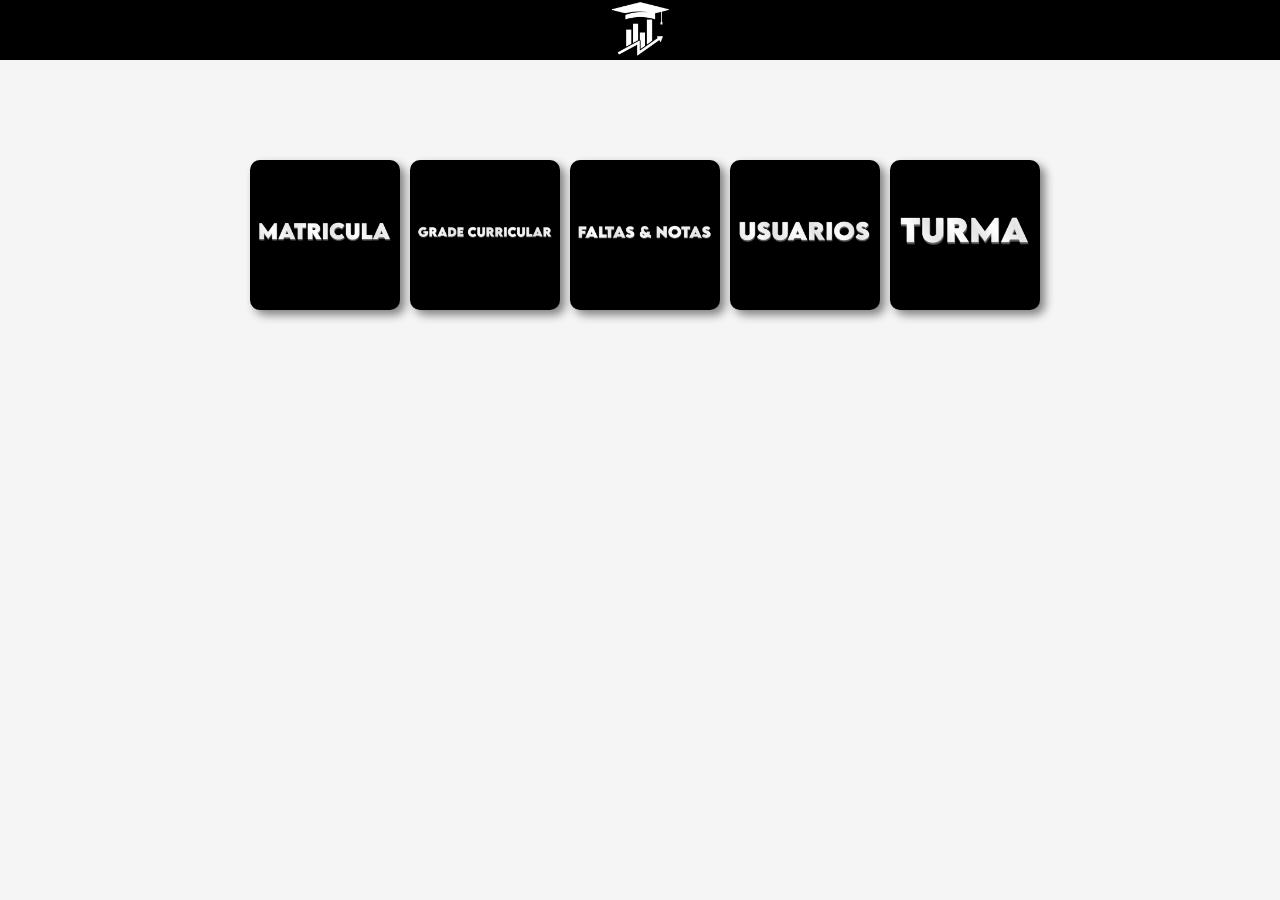
<file: index/index.html>
<!DOCTYPE html>
<html lang="pt-br">
<head>
    <meta charset="UTF-8">
    <meta name="viewport" content="width=device-width, initial-scale=1.0">
    <title>Gestão Universitaria</title>
    <link rel="stylesheet" href="style.css">
    <link rel="shortcut icon" href="../img/G-U-28-03-2025.png" type="image/x-icon">
</head>

<header id="menu">
    <a href="index.html"> <img src="../img/logo.png" alt="logo" id="logo"></a>
</header>

<body>
    

    <div id="menu-interrativo">
        <div id="bottons">  <a href="../matricula/matricula.html" id="link"><IMG src="../img/MATRICULA.png" id="logoindex"></IMG></a></div>
        <div id="bottons">  <a href="../GradeCurricular/gradecurricular.html" id="link"><IMG src="../img/GRADE-CURRICULAR.png"id="logoindex"></IMG> </a></div>
        <div id="bottons">  <a href="../faltasnotas/faltas&notas.html" id="link"><IMG src="../img/FALTAS-NOTAS.png"id="logoindex"></IMG></a></div>
        <div id="bottons">  <a href="../Usuarios/usuarios.html" id="link"><IMG src="../img/USUARIOS.png"id="logoindex"></IMG></a></div>
        <div id="bottons">  <a href="../Turma/turma.html" id="link"><IMG src="../img/TURMA.png"id="logoindex"></IMG></a></div>

        
    </div>

    <script src="script.js"></script>
</body>
</html>
</file>
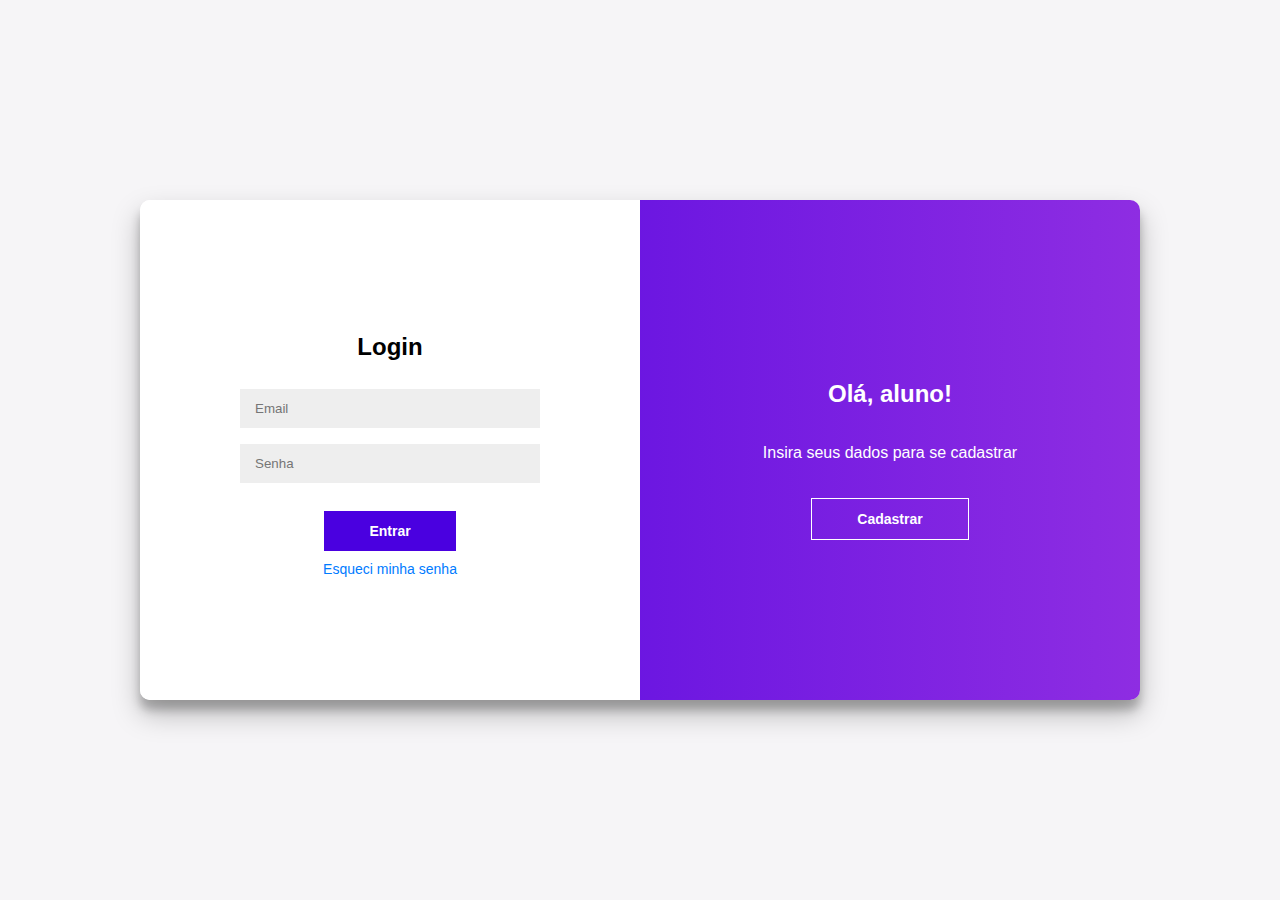
<file: login&cadastro/Login/index.html>
<!DOCTYPE html>
<html lang="pt-br">
<head>
    <meta charset="UTF-8">
    <title>Gestão Universitaria</title>
    <link rel="stylesheet" href="/login&cadastro/Login/style.css">

</head>
<body>
    <div id="notificacao" class="hidden">Mensagem aqui</div>

<div class="container" id="container">
    <div class="form-container sign-up-container">
        <form action="cadastro" method="POST">
            <h2>Criar Conta</h2>
            <input type="text" placeholder="Nome" name="nome_usuario" required />
            <input type="email" placeholder="Email" name="email_usuario" required />
            <input type="text" placeholder="Telefone" name="telefone_usuario" required />
            <input type="text" placeholder="Endereço" name="endereco_usuario" required />
            <select name="tipo_usuario" required>
                <option value="">Tipo de Usuário</option>
                <option value="Aluno">Aluno</option>
                <option value="Professor">Professor</option>
                <option value="Coordenador">Coordenador</option>
            </select>
            <input type="password" placeholder="Senha" name="senha" required />
            <button type="submit">Cadastrar</button>
        </form>
      

    </div>

    <div class="form-container sign-in-container">
        <form action="login" method="POST">
            <h2>Login</h2>
            <input type="email" placeholder="Email" name="email" required />
            <input type="password" placeholder="Senha" name="senha" required />
            <button type="submit">Entrar</button>
            <a href="../Recuperação de Senha/recuperar_senha.html" class="esqueci-senha">Esqueci minha senha</a>
        </form>
    </div>

    <div class="overlay-container">
        <div class="overlay">
            <div class="overlay-panel overlay-left">
                <h2>Já tem uma conta?</h2>
                <p>Faça login para acessar o portal</p>
                <button class="ghost" id="signIn">Login</button>
            </div>
            <div class="overlay-panel overlay-right">
                <h2>Olá, aluno!</h2>
                <p>Insira seus dados para se cadastrar</p>
                <button class="ghost" id="signUp">Cadastrar</button>
            </div>
        </div>
    </div>
</div>

<script src="/login&cadastro/Login/script.js"></script>

</body>
</html>
</file>
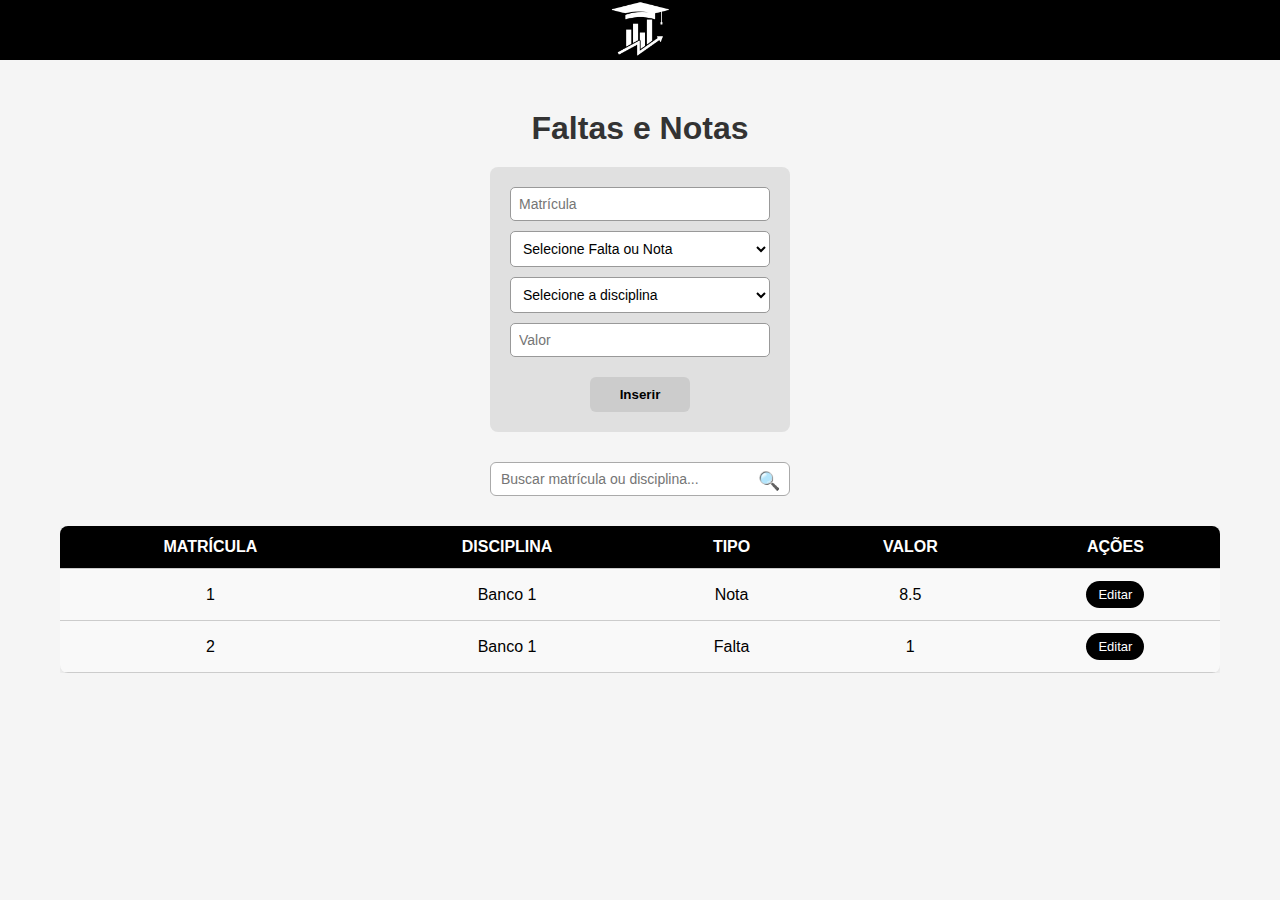
<file: faltasnotas/faltas&notas.html>
<!DOCTYPE html>
<html lang="pt-BR">
<head>
    <meta charset="UTF-8">
    <meta name="viewport" content="width=device-width, initial-scale=1.0">
    <title>Gestão Universitária - Faltas e Notas</title>
    <link rel="shortcut icon" href="../img/G-U-28-03-2025.png" type="image/x-icon">
    <link rel="stylesheet" href="../index/style.css">
</head>
<body>

    <header id="menu">
        <a href="../index/index.html">
            <img src="../img/logo.png" alt="logo" id="logo">
        </a>
    </header>

    <main>
        <h1>Faltas e Notas</h1>

        <section class="form-section">
            <input type="text" id="matriculaAluno" placeholder="Matrícula" />

            <select id="tipoRegistro">
                <option value="">Selecione Falta ou Nota</option>
                <option value="Falta">Falta</option>
                <option value="Nota">Nota</option>
            </select>

            <select id="disciplinaRegistro">
                <option value="">Selecione a disciplina</option>
                
            </select>

            <input type="text" id="valorRegistro" placeholder="Valor" />

            <button onclick="inserirRegistro()">Inserir</button>
        </section>

        <div class="search-container">
            <input type="text" id="busca" placeholder="Buscar matrícula ou disciplina..." oninput="filtrarTabela()" />
            <span class="lupa-icon">🔍</span>
        </div>

        <section class="tabela-section">
            <table>
                <thead>
                    <tr>
                        <th>MATRÍCULA</th>
                        <th>DISCIPLINA</th>
                        <th>TIPO</th>
                        <th>VALOR</th>
                        <th>AÇÕES</th>
                    </tr>
                </thead>
                <tbody id="tabela-registros">


                    <tr>
                        <td>1</td>
                        <td>Banco 1</td>
                        <td>Nota</td>
                        <td>8.5</td>
                        <td><button class="btn-editar">Editar</button></td>
                    </tr>
                    <tr>
                        <td>2</td>
                        <td>Banco 1</td>
                        <td>Falta</td>
                        <td>1</td>
                        <td><button class="btn-editar">Editar</button></td>
                    </tr>
                </tbody>
            </table>
        </section>
    </main>

    <script src="faltas&notas.js"></script>

</body>
</html>
</file>
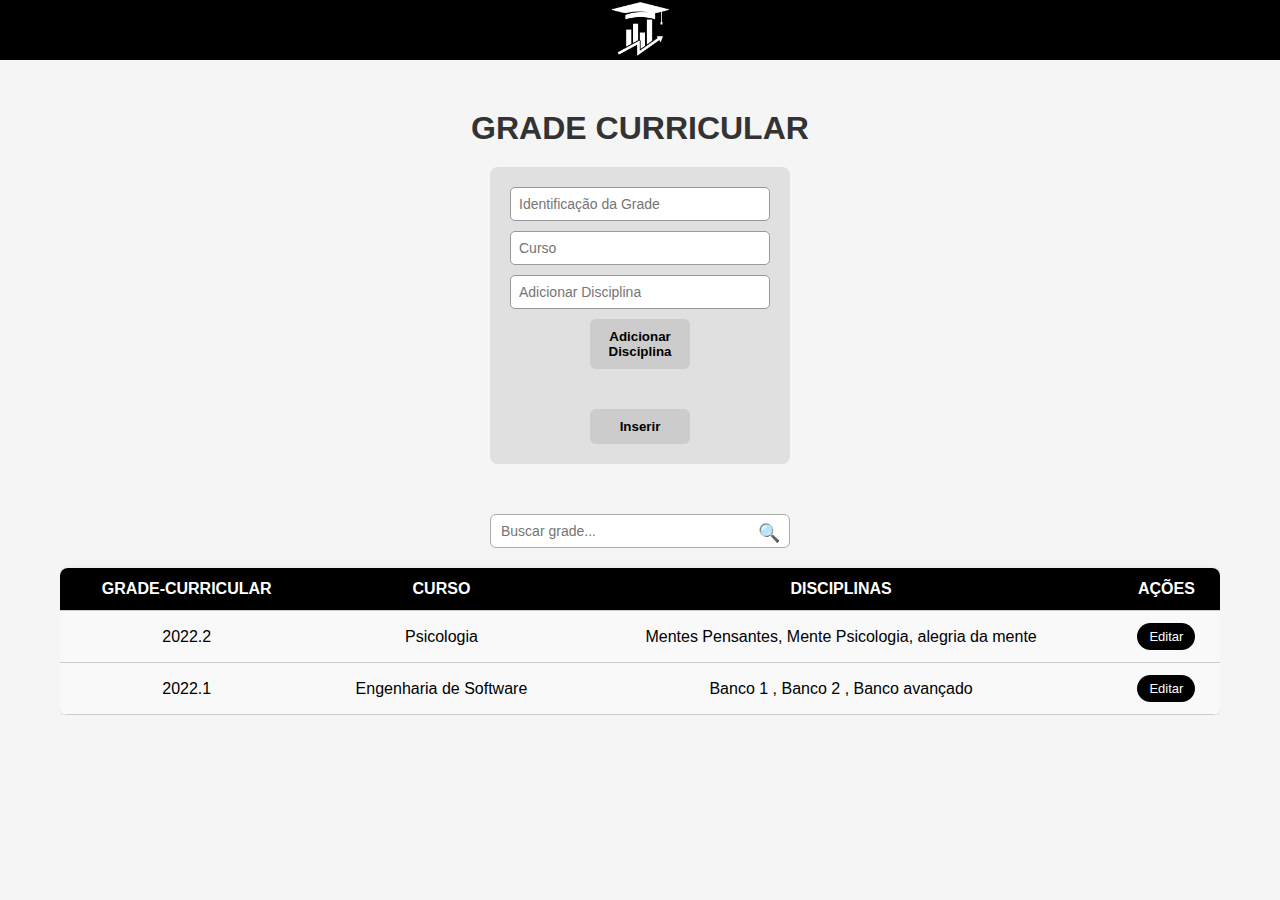
<file: GradeCurricular/gradecurricular.html>
<!DOCTYPE html>
<html lang="en">
<head>
    <meta charset="UTF-8">
    <meta name="viewport" content="width=device-width, initial-scale=1.0">
    <title>Gestão Universitaria</title>
    <link rel="shortcut icon" href="../img/G-U-28-03-2025.png" type="image/x-icon">
    <link rel="stylesheet" href="../index/style.css">
</head>
<body>
    <header id="menu">
        <a href="../index/index.html">
          <img src="../img/logo.png" alt="logo" id="logo">
        </a>
        
        
    </header>
  

    <main>
        <h1>GRADE CURRICULAR</h1>
      
        <section class="form-section">
          <input type="text" id="identificacao" placeholder="Identificação da Grade" />
          <input type="text" id="curso" placeholder="Curso" />
          
          <div class="disciplinas-box">
            <input type="text" id="disciplina" placeholder="Adicionar Disciplina" />
            <button onclick="adicionarDisciplina()">Adicionar Disciplina</button>
          </div>
      
          <ul id="lista-disciplinas"></ul>
      
          <button onclick="inserirGrade()">Inserir</button>
        </section>
      
        <section class="tabela-section">
            <div class="search-container">
                <input type="text" id="busca" placeholder="Buscar grade..." oninput="filtrarTabela()" />
                <span class="lupa-icon">🔍</span>
              </div>
              
          <table>
            <thead>
              <tr>
                <th>GRADE-CURRICULAR</th>
                <th>CURSO</th>
                <th>DISCIPLINAS</th>
                <th>AÇÕES</th>
              </tr>
            </thead>
            <tbody id="tabela-corpo">

              <tr>
                <td>2022.2</td>
                <td>Psicologia</td>
                <td>Mentes Pensantes, Mente Psicologia, alegria da mente</td>
                <td><button class="btn-editar">Editar</button></td>
            </tr>
            <tr>
              <td>2022.1</td>
              <td>Engenharia de Software</td>
              <td>Banco 1 , Banco 2 , Banco avançado</td>
              <td><button class="btn-editar">Editar</button></td>
          </tr>
            </tbody>
          </table>
        </section>
      </main>

    <section id="lista-grade">
        
        <ul id="lista-disciplinas">
            
        </ul>
    </section>

    <script src="gradecurricular.js"></script>
</body>
</html>

</body>
</html>
</file>
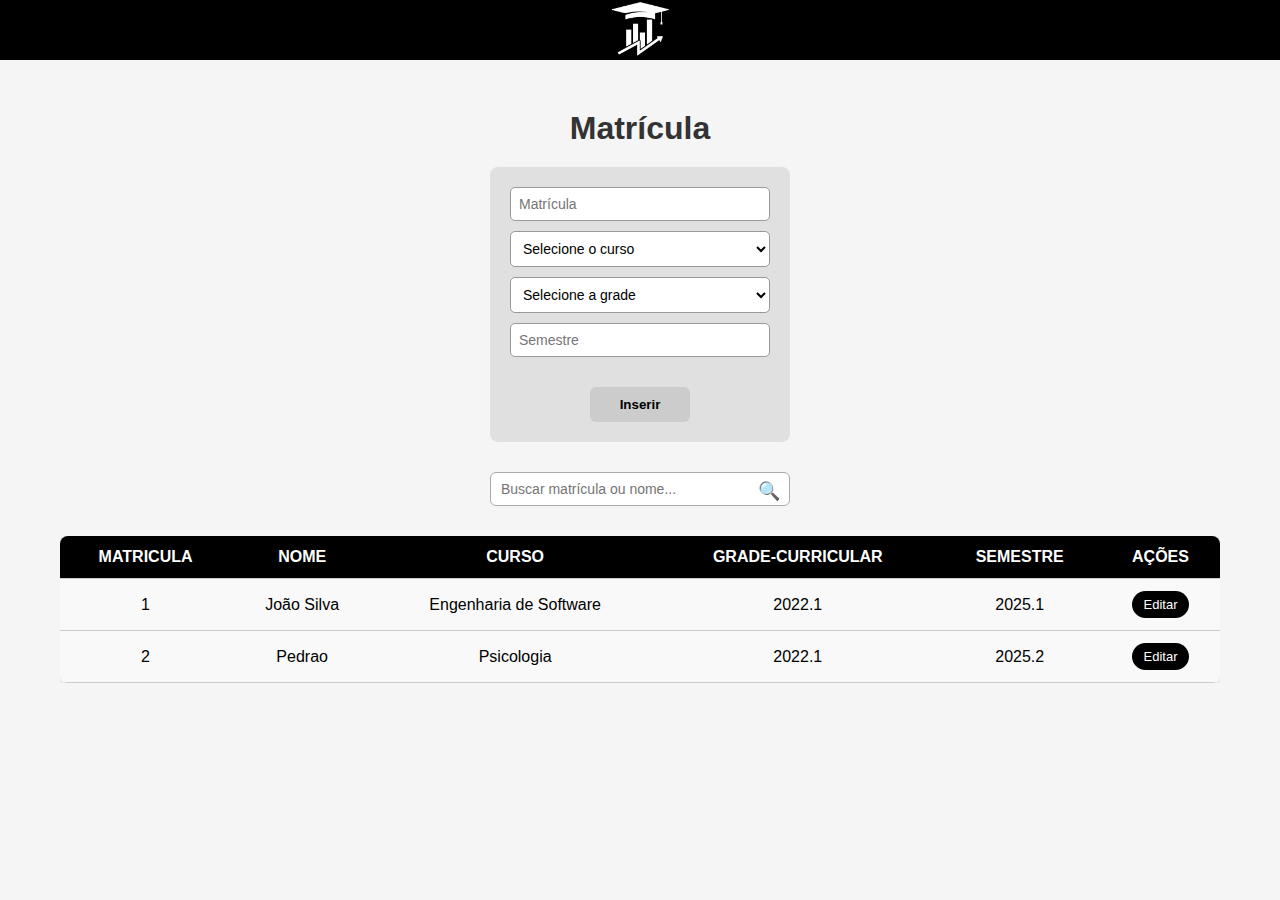
<file: matricula/matricula.html>
<!DOCTYPE html>
<html lang="en">
<head>
    <meta charset="UTF-8">
    <meta name="viewport" content="width=device-width, initial-scale=1.0">
    <title>Gestão Universitaria</title>
    <link rel="shortcut icon" href="../img/G-U-28-03-2025.png" type="image/x-icon">
    <link rel="stylesheet" href="../index/style.css">
</head>
<header id="menu">
  <a href="../index/index.html"> <img src="../img/logo.png" alt="logo" id="logo"></a>
</header>

<body>
    
    <main>
        <h1>Matrícula</h1>
      
        <section class="form-section">
            
            
            <input type="text" id="matriculaAluno" placeholder="Matrícula" />
          
          
            <select id="cursoMat" onchange="carregarGradesMatricula()">
              <option value="">Selecione o curso</option>
             
            </select>
          
           
            <select id="gradeMat" onchange="carregarDisciplinasMatricula()">
              <option value="">Selecione a grade</option>
            </select>
          
            <input type="text" id="semestreMat" placeholder="Semestre" />
          
        
            <ul id="lista-disciplinas-mat"></ul>
          
            <button onclick="inserirMatricula()">Inserir</button>
          </section>
          
      
        <div class="search-container">
          <input type="text" id="busca" placeholder="Buscar matrícula ou nome..." oninput="filtrarTabela()" />
          <span class="lupa-icon">🔍</span>
        </div>
      
        <section class="tabela-section">
          <table>
            <thead>
              <tr>
                <th>MATRICULA</th>
                <th>NOME</th>
                <th>CURSO</th>
                <th>GRADE-CURRICULAR</th>
                <th>SEMESTRE</th>
                <th>AÇÕES</th>
              </tr>
            </thead>
            <tbody id="tabela-registros">



              <tr>
                <td>1</td>
                <td>João Silva</td>
                <td>Engenharia de Software</td>
                <td> 2022.1</td>
                <td>2025.1</td>

                <td><button class="btn-editar">Editar</button></td>
            </tr>

            <tr>
              <td>2</td>
              <td>Pedrao</td>
              <td>Psicologia</td>
              <td> 2022.1</td>
              <td>2025.2</td>

              <td><button class="btn-editar">Editar</button></td>
          </tr>
            </tbody>
          </table>
        </section>
      </main>
      



    <script src="matricula.js"></script>
</body>
</html>

    </header>
    
</body>
</html>
</file>
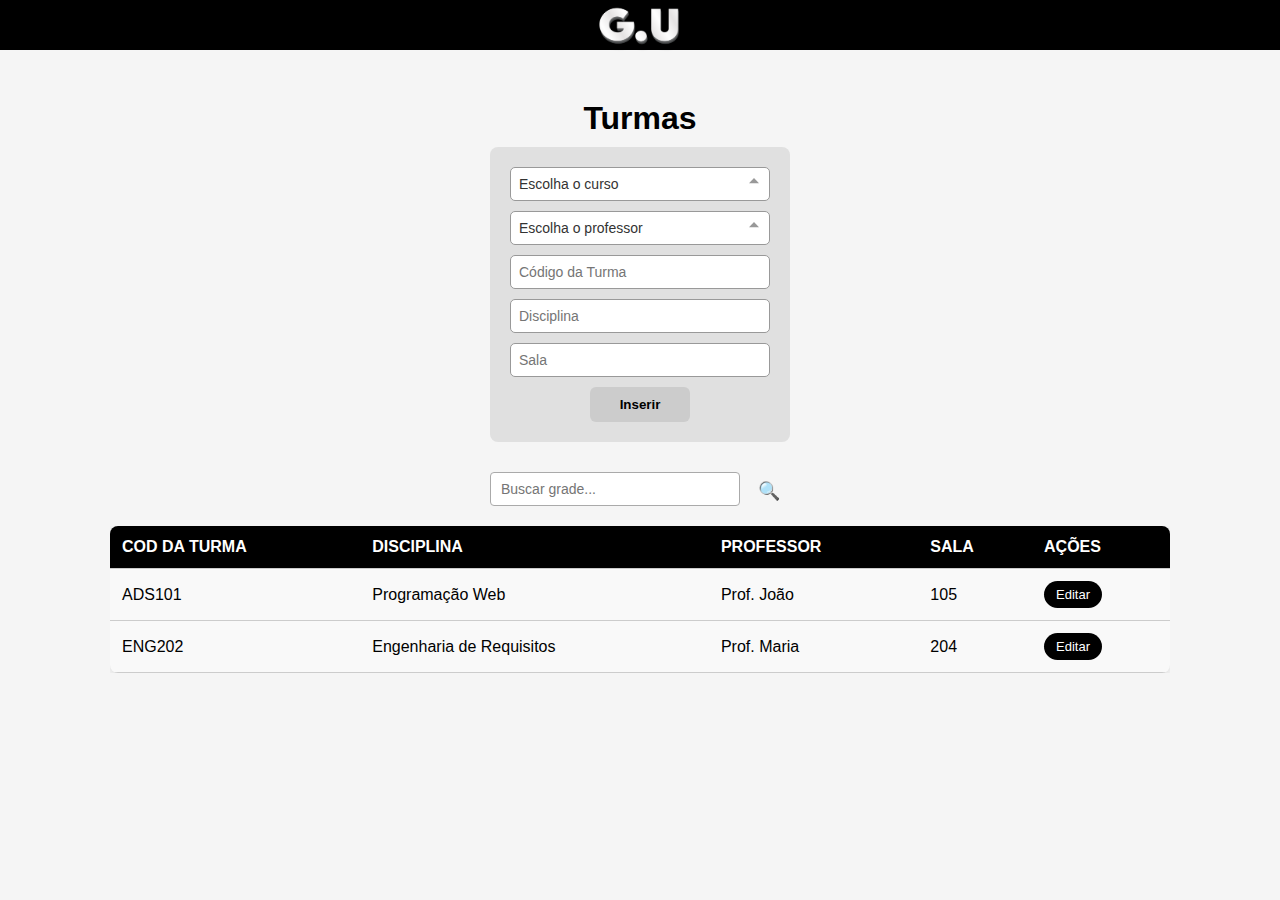
<file: Turma/turma.html>
<!DOCTYPE html>
<html lang="pt-BR">
<head>
    <meta charset="UTF-8">
    <meta name="viewport" content="width=device-width, initial-scale=1.0">
    <title>Criação de Turmas</title>
    <link rel="stylesheet" href="turma.css"> <!-- aqui você coloca o caminho do seu CSS -->
</head>
<body>

    <header id="menu">
        <a href="../index/index.html">
            <img src="../img/G-U-28-03-2025.png" alt="logo" id="logo">
        </a>
    </header>

    <main>
        <h1>Turmas</h1>

        <section class="form-section">
            <select name="curso" required>
                <option value="">Escolha o curso</option>
                <option value="ads">Análise e Desenvolvimento de Sistemas</option>
                <option value="engsoft">Engenharia de Software</option>
               
            </select>

            <select name="professor" required>
                <option value="">Escolha o professor</option>
                <option value="joao">Prof. João</option>
                <option value="maria">Prof. Maria</option>
             
            </select>

            <input type="text" name="codTurma" placeholder="Código da Turma" required>
            <input type="text" name="disciplina" placeholder="Disciplina" required>
            <input type="text" name="sala" placeholder="Sala" required>

            <button type="submit" id="inserirBtn">Inserir</button>
        </section>

        <!-- Campo de Busca -->
        <div class="search-container">
            <input type="text" id="busca" placeholder="Buscar grade..." oninput="filtrarTabela()" />
            <span class="lupa-icon">🔍</span>
          </div>

        <!-- Tabela de Turmas -->
        <section class="tabela-section">
            <table>
                <thead>
                    <tr>
                        <th>COD DA TURMA</th>
                        <th>DISCIPLINA</th>
                        <th>PROFESSOR</th>
                        <th>SALA</th>
                        <th>AÇÕES</th>
                    </tr>
                </thead>
                <tbody id="tabela-registros">
                    <tr>
                        <td>ADS101</td>
                        <td>Programação Web</td>
                        <td>Prof. João</td>
                        <td>105</td>
                        <td><button class="btn-editar">Editar</button></td>
                    </tr>
                    <tr>
                        <td>ENG202</td>
                        <td>Engenharia de Requisitos</td>
                        <td>Prof. Maria</td>
                        <td>204</td>
                        <td><button class="btn-editar">Editar</button></td>
                    </tr>
                  
                </tbody>
            </table>
        </section>
    </main>

</body>
<script src="turma.js"></script>

</html>
</file>
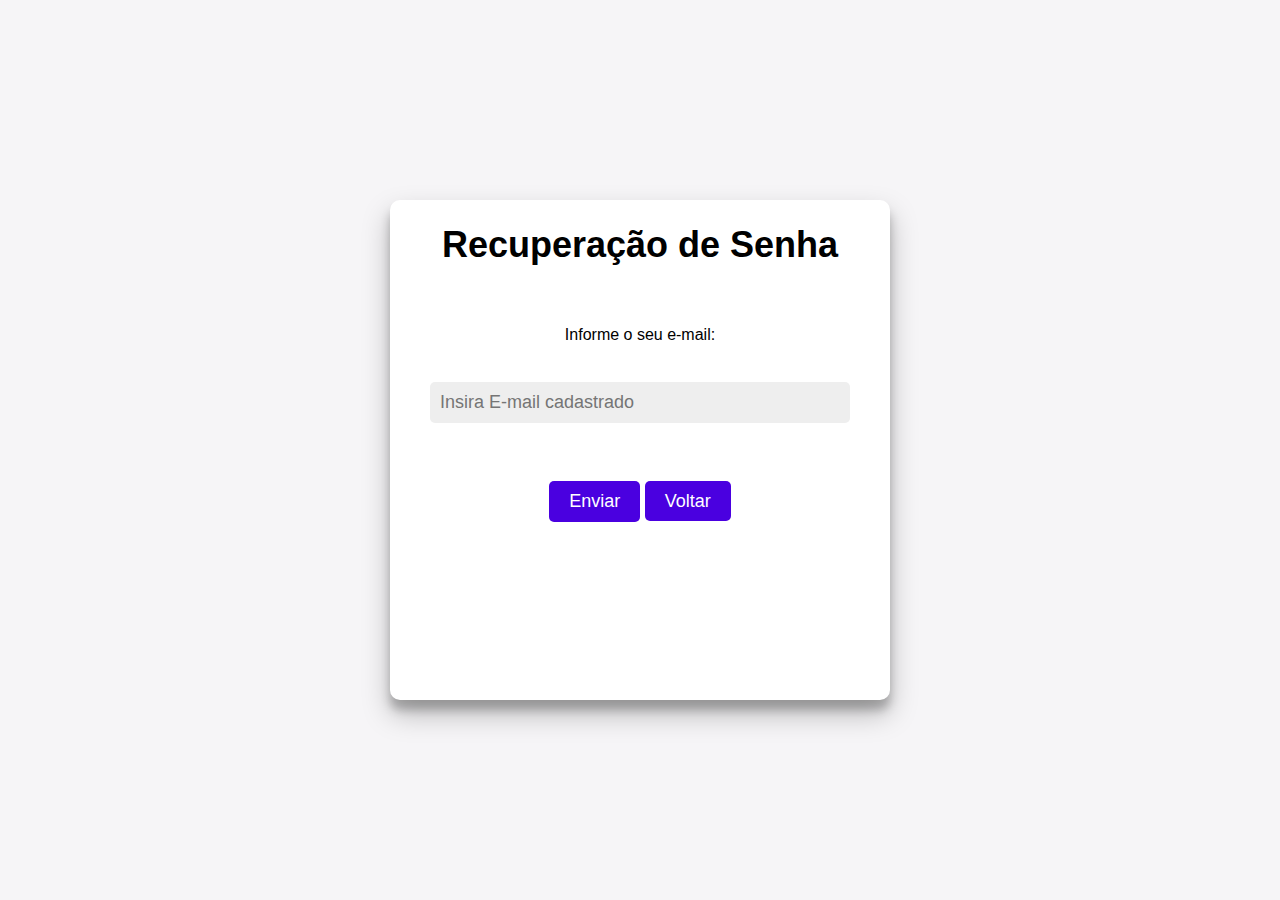
<file: login&cadastro/Recuperação de Senha/recuperar_senha.html>
<!DOCTYPE html>
<html>

<head>
    <title>Tela de Recuperação de Senha</title>
    <link rel="stylesheet" href="style.css">
</head>

<body>
    <div class="container">
        <h1>Recuperação de Senha</h1>
        <form action="" method="POST">
            <label for="email">Informe o seu e-mail:</label><br>
            <input type="email" id="email" name="email" placeholder="Insira E-mail cadastrado"><br>
            <div>
                <input type="submit" value="Enviar">
                <a id="Inicio" href="../Login/index.html">Voltar</a>
            </div>
        </form>
    </div>
</body>

</html>
</file>
<file: login&cadastro/Login/style.css>
* {
    box-sizing: border-box;
}

body {
    font-family: 'Arial', sans-serif;
    background: #f6f5f7;
    display: flex;
    justify-content: center;
    align-items: center;
    height: 100vh;
    margin: 0;
}

.container {
    background-color: #fff;
    border-radius: 10px;
    box-shadow: 0 14px 28px rgba(0,0,0,0.25), 
                0 10px 10px rgba(0,0,0,0.22);
    position: relative;
    overflow: hidden;
    width: 1000px;
    max-width: 100%;
    min-height: 500px;
    transition: all 0.6s ease-in-out;
}

.form-container {
    position: absolute;
    top: 0;
    height: 100%;
    transition: all 0.6s ease-in-out;
    padding: 50px;
    display: flex;
    flex-direction: column;
    justify-content: center;
    align-items: center;
    width: 50%;
    background-color: #ffffff;
}

.sign-in-container {
    left: 0;
    z-index: 2;
}

.sign-up-container {
    left: 0;
    opacity: 0;
    z-index: 1;
}

.container.right-panel-active .sign-up-container {
    transform: translateX(100%);
    opacity: 1;
    z-index: 5;
}

.container.right-panel-active .sign-in-container {
    transform: translateX(100%);
    opacity: 0;
    z-index: 1;
}

.overlay-container {
    position: absolute;
    top: 0;
    left: 50%;
    width: 50%;
    height: 100%;
    overflow: hidden;
    transition: transform 0.6s ease-in-out;
    z-index: 100;
}

.container.right-panel-active .overlay-container {
    transform: translateX(-100%);
}

.overlay {
    background: linear-gradient(to right, #4A00E0, #8E2DE2);
    color: #fff;
    position: relative;
    left: -100%;
    height: 100%;
    width: 200%;
    transform: translateX(0);
    transition: transform 0.6s ease-in-out;
}

.container.right-panel-active .overlay {
    transform: translateX(50%);
}

.overlay-panel {
    position: absolute;
    display: flex;
    flex-direction: column;
    justify-content: center;
    align-items: center;
    padding: 0 40px;
    text-align: center;
    top: 0;
    height: 100%;
    width: 50%;
    transform: translateX(0);
    transition: transform 0.6s ease-in-out;
}

.overlay-left {
    transform: translateX(-20%);
}

.container.right-panel-active .overlay-left {
    transform: translateX(0);
}

.overlay-right {
    right: 0;
    transform: translateX(0);
}

.container.right-panel-active .overlay-right {
    transform: translateX(20%);
}

input, select {
    background-color: #eee;
    border: none;
    padding: 12px 15px;
    margin: 8px 0;
    width: 300px;
}

button {
    border: none;
    padding: 12px 45px;
    background-color: #4A00E0;
    color: white;
    font-size: 14px;
    font-weight: bold;
    cursor: pointer;
    margin-top: 20px;
    transition: background-color 0.3s ease;
    
}

button:hover {
    background-color: #8E2DE2;
}

.ghost {
    background-color: transparent;
    border: 1px solid white;
}

form {
    display: flex;
    flex-direction: column;
    align-items: center; 

}
.esqueci-senha {
    padding-top: 10px;
    font-size: 14px;
    color: #007bff;
    text-decoration: none;
    margin-bottom: 10px;
    
}

.esqueci-senha:hover {
    text-decoration: underline;
}
#notificacao {
    position: fixed;
    bottom: 20px;
    right: 20px;
    background-color: #333;
    color: white;
    padding: 15px 25px;
    border-radius: 10px;
    box-shadow: 0 0 10px rgba(0,0,0,0.3);
    opacity: 0;
    transition: opacity 0.4s ease-in-out;
    z-index: 1000;
  }
  
  #notificacao.show {
    opacity: 1;
  }
</file>
<file: Turma/turma.css>
* {
    margin: 0;
    padding: 0;
    box-sizing: border-box;
    font-family: Arial, sans-serif;
}

body {
    background-color: #f5f5f5; /* Corrigido: Fundo cinza claro */
}

/* ===== Header e Logo ===== */
#menu {
    background-color: black;
    height: 50px;
    text-align: center;
    color: white;
    position: relative;
}

#logo {
    width: 100px;
    position: absolute;
    left: 50%;
    transform: translateX(-50%);
}

header {
    background-color: #003366;
    color: white;
    text-align: center;
}

/* ===== Títulos ===== */
h1, h2 {
    text-align: center;
    margin-bottom: 10px;
    margin-top: 20px;
}

/* ===== Layout Geral ===== */
main {
    padding: 30px 20px;
    max-width: 1100px;
    margin: auto;
}

/* ===== Formulário de Turmas ===== */
.form-section {
    background-color: #e0e0e0;
    padding: 20px;
    border-radius: 8px;
    width: 300px;
    margin: 0 auto 30px auto;
    display: flex;
    flex-direction: column;
    gap: 10px;
}

.form-section input,
.form-section select {
    padding: 8px;
    border: 1px solid #999;
    border-radius: 5px;
    font-size: 14px;
}

/* ===== Botão Inserir ===== */
.form-section button {
    background-color: #ccc;
    border: none;
    padding: 10px;
    border-radius: 6px;
    cursor: pointer;
    font-weight: bold;
    transition: background 0.2s ease;
    align-self: center;
    width: 100px;
}

.form-section button:hover {
    background-color: #bbb;
}

/* ===== Tabela de Turmas ===== */
.tabela-section {
    overflow-x: auto;
}

table {
    width: 100%;
    border-collapse: collapse;
    background-color: #eaeaea;
    border-radius: 8px;
    overflow: hidden;
    box-shadow: 0 2px 8px rgba(0,0,0,0.1);
}

th, td {
    padding: 12px;
    text-align: left;
    border-bottom: 1px solid #ccc;
}

th {
    background-color: black;
    color: white;
    font-weight: bold;
}

td {
    background-color: #f9f9f9;
}

/* ===== Botão Editar ===== */
.btn-editar {
    background-color: black;
    color: white;
    padding: 6px 12px;
    border-radius: 20px;
    font-size: 13px;
    cursor: pointer;
    border: none;
    transition: background 0.2s ease;
}

.btn-editar:hover {
    background-color: #333;
}

/* ===== Estilo para os <select> ===== */
select {
    padding: 10px;
    border: 1px solid #999;
    border-radius: 5px;
    background-color: white;
    font-size: 14px;
    color: #333;
    appearance: none;
    -webkit-appearance: none;
    -moz-appearance: none;
    background-image: url("data:image/svg+xml;charset=US-ASCII,%3Csvg%20xmlns='http://www.w3.org/2000/svg'%20viewBox='0%200%204%205'%3E%3Cpath%20fill='%23999'%20d='M2%200L0%202h4z'/%3E%3C/svg%3E");
    background-repeat: no-repeat;
    background-position: right 10px center;
    background-size: 10px;
    cursor: pointer;
    transition: border-color 0.2s ease, box-shadow 0.2s ease;
}

/* Hover e foco nos select */
select:hover {
    border-color: #666;
}

select:focus {
    outline: none;
    border-color: #333;
    box-shadow: 0 0 0 2px rgba(0, 0, 0, 0.2);
}

/* ===== Campo de Busca (Lupa) ===== */
.search-container {
    position: relative;
    width: 300px;
    margin: 20px auto;
}

.search-container input {
    padding: 8px 30px 8px 10px;
    font-size: 14px;
    border: 1px solid #aaa;
    border-radius: 4px;
    width: 250px;
}

.lupa-icon {
    position: absolute;
    right: 10px;
    top: 8px;
    font-size: 18px;
    pointer-events: none;
}
.btn-lixeira {
    background: transparent;
    border: none;
    cursor: pointer;
    font-size: 20px;
    color: red;
    transition: transform 0.2s ease;
}

.btn-lixeira:hover {
    transform: scale(1.2);
}


/* ===== Responsividade ===== */
@media (max-width: 768px) {
    .form-section {
        width: 100%;
    }

    .search-container input {
        width: 100%;
    }
}
</file>
<file: login&cadastro/Recuperação de Senha/style.css>
* {
    box-sizing: border-box;
}
body {
    font-family: 'Arial', sans-serif;
    background: #f6f5f7;
    display: flex;
    justify-content: center;
    align-items: center;
    height: 100vh;
    margin: 0;
}

.container {
    background-color: #fff;
    border-radius: 10px;
    box-shadow: 0 14px 28px rgba(0,0,0,0.25), 
                0 10px 10px rgba(0,0,0,0.22);
    position: relative;
    overflow: hidden;
    width: 500px;
    max-width: 100%;
    min-height: 500px;
    transition: all 0.6s ease-in-out;
}

        h1 {
            font-size: 36px;
            margin-bottom: 20px;
           text-align: center;
        }

        form {
            padding: 40px;
            display: flex;
            flex-direction: column;
            align-items: center; 
            gap: 10px;
            
        }

        input[type=email] {
            background-color: #eee;
            padding: 10px;
            width: 100%;
            border: none;
            border-radius: 5px;
            margin-bottom: 20px;
            font-size: 18px;
            box-sizing: border-box;
           
        }

        input[type=submit] {
            background-color: #4A00E0;
            color: #FFFFFF;
            padding: 10px 20px;
            border: none;
            border-radius: 5px;
            font-size: 18px;
            cursor: pointer;
        }

        input[type=submit]:hover {
            background-color: #8E2DE2;
        }


        #Inicio {

            text-decoration: none;
            background-color: #4A00E0;
            color: #FFFFFF;
            padding: 10px 20px;
            border: none;
            border-radius: 5px;
            font-size: 18px;
            cursor: pointer;

        }

        #Inicio:hover {

            background-color: #8E2DE2;
        }
</file>
<file: index/style.css>
/* Reset CSS */

* {
    margin: 0;
    padding: 0;
    box-sizing: border-box;
    font-family: Arial, sans-serif;
  }
/*Cabeçalho*/
  header {
    background-color: #000000;
    height: 60px;
    
  }
  #logo {
    width: 60px;
    position: absolute;
    left: 50%;
    transform: translateX(-50%);
  }
  

  
/*Menu Principal*/
  body {
    background-color: #f5f5f5;
  }
  h1,h2 {
    text-align: center;
    margin: 20px 0;
    color: #333;
  }
  #menu-interrativo{

    display: flex;
    justify-content: center;
    padding: 100px;
    align-items: center;
    }

    #link{
      margin: auto;
    }
    #logoindex{
      width: 150px;
    }
  #bottons{
    display: flex;
    padding: 30px;
    background-color: rgb(0, 0, 0);
    margin-left: 10px;
    border-color: black;
    border-radius: 10px;
    height: 150px;
    width: 150px;
    justify-content: center;
    box-shadow: 5px 5px 10px gray;
    }
    #bottons:hover{
    background-color: gray;
    }
/* Conteudo*/
  main {
    padding: 30px 20px;
    max-width: 1200px;
    margin: auto;
  }  
 
  .form-section {
    background-color: #e0e0e0;
    padding: 20px;
    border-radius: 8px;
    width: 300px;
    margin: 0 auto 30px auto;
    display: flex;
    flex-direction: column;
    gap: 10px;
  }
  
  .form-section input,
  .form-section select {
    width: 100%;
    padding: 8px;
    border: 1px solid #999;
    border-radius: 5px;
    font-size: 14px;
    background-color: white;
  }
  
  .form-section button {
    background-color: #ccc;
    border: none;
    padding: 10px;
    margin-top: 10px;
    border-radius: 6px;
    cursor: pointer;
    font-weight: bold;
    align-self: center;
    width: 100px;
  }
  
  .form-section button:hover {
    background-color: #bbb;
  }

  .disciplinas-box{

    display: flex;
    flex-direction: column;
    align-items: center;
    

  }

  #lista-disciplinas {
    list-style: none;
    padding: 0;
    margin-top: 10px;
  }
  
  #lista-disciplinas li {
    background: #fff;
    margin: 4px auto;
    padding: 6px;
    width: 200px;
    border: 1px solid #aaa;
    border-radius: 4px;
  }

  /*Campo de Busca*/
  .search-container {
    position: relative;
    width: 300px;
    margin: 20px auto;
  }
  
  .search-container input {
    width: 100%;
    padding: 8px 30px 8px 10px;
    font-size: 14px;
    border: 1px solid #aaa;
    border-radius: 6px;
  }
  
  .lupa-icon {
    position: absolute;
    right: 10px;
    top: 8px;
    font-size: 18px;
    pointer-events: none;
  }

  /* Tabelas de informações*/
  .tabela-section {
    overflow-x: auto;
    margin-top: 30px;
  }
  
  table {
    width: 100%;
    border-collapse: collapse;
    background-color: #eaeaea;
    border-radius: 8px;
    overflow: hidden;
    box-shadow: 0 2px 8px rgba(0,0,0,0.1);
  }
  
  th, td {
    padding: 12px;
    text-align: center;
    border-bottom: 1px solid #ccc;
  }
  
  th {
    background-color: black;
    color: white;
    font-weight: bold;
  }
  
  td {
    background-color: #f9f9f9;
  }
  /*Botões de Edição e lixeira das tabelas*/
  .btn-editar, .editar {
    background-color: black;
    color: white;
    padding: 6px 12px;
    border-radius: 20px;
    font-size: 13px;
    cursor: pointer;
    border: none;
    transition: background 0.2s ease;
  }
  
  .btn-editar:hover {
    background-color: #333;
  }
  
  .btn-lixeira {
    background: transparent;
    border: none;
    cursor: pointer;
    font-size: 20px;
    color: red;
    transition: transform 0.2s ease;
  }
  
  .btn-lixeira:hover {
    transform: scale(1.2);
  }
</file>
